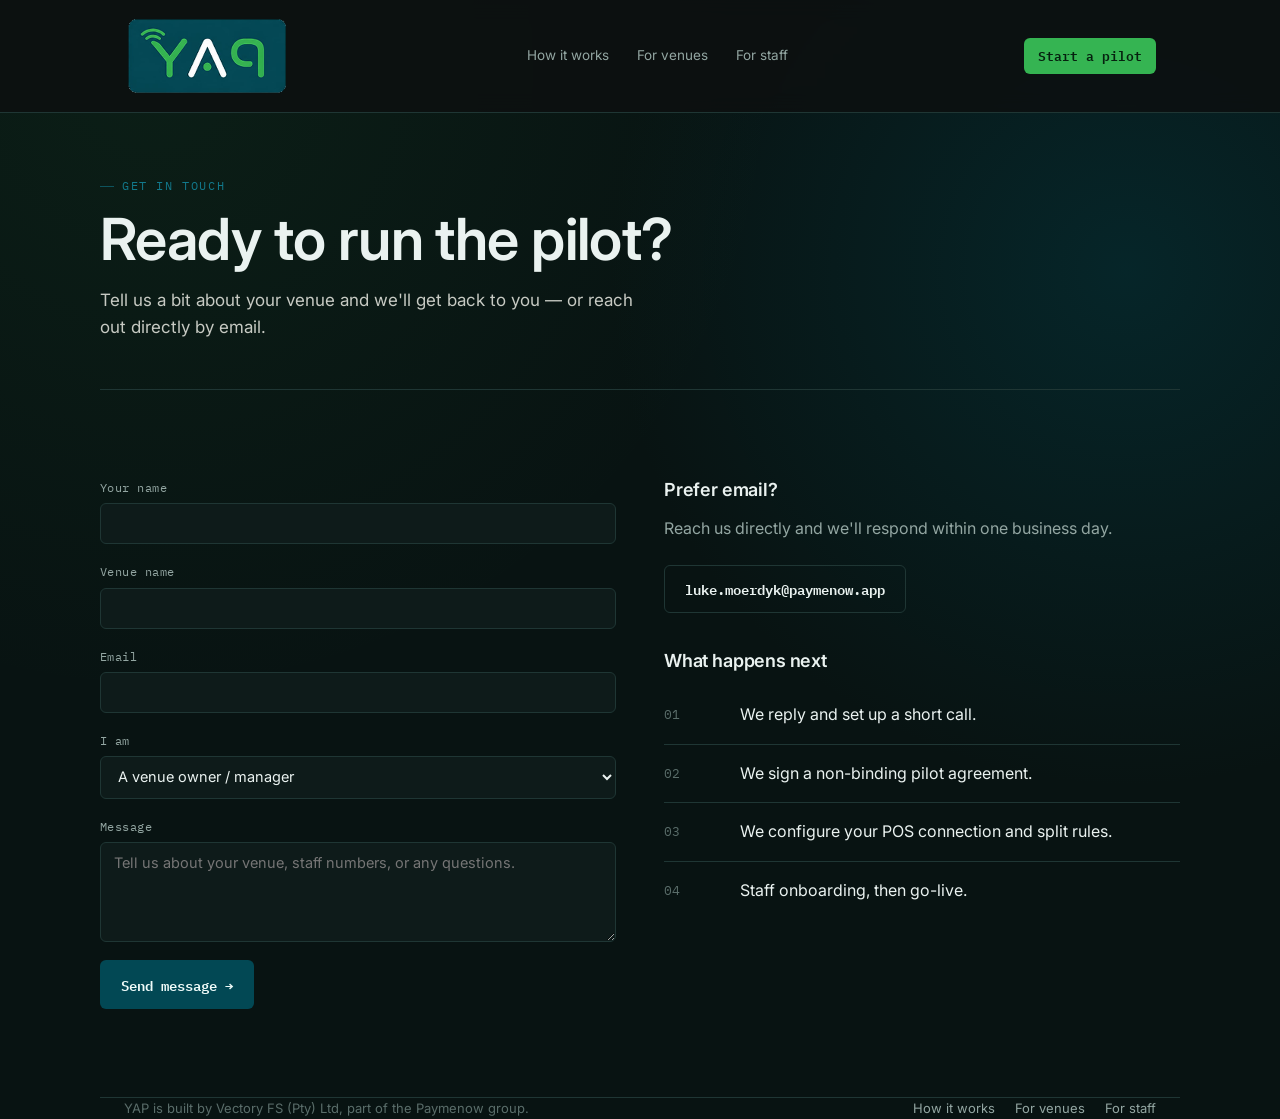
<file: contact.html>
<!DOCTYPE html>
<html lang="en">
<head>
<meta charset="UTF-8">
<meta name="viewport" content="width=device-width, initial-scale=1.0">
<title>Contact — YAP</title>
<link rel="icon" href="assets/yap-favicon.png">
<link rel="stylesheet" href="styles.css">
</head>
<body>

<nav class="site-nav">
  <div class="wrap">
    <a href="index.html" class="nav-logo"><img src="assets/yap-logo-hq.png" alt="YAP"></a>
    <div class="nav-links">
      <a href="how-it-works.html">How it works</a>
      <a href="venues.html">For venues</a>
      <a href="staff.html">For staff</a>
    </div>
    <a href="contact.html" class="nav-cta active">Start a pilot</a>
  </div>
</nav>

<header class="page-hero wrap">
  <span class="eyebrow teal">Get in touch</span>
  <h1>Ready to run the pilot?</h1>
  <p class="lead">Tell us a bit about your venue and we'll get back to you —
    or reach out directly by email.</p>
</header>

<section class="section wrap">
  <div class="contact-grid">
    <div>
      <form action="https://formsubmit.co/luke.moerdyk@paymenow.app" method="POST">
        <input type="hidden" name="_subject" value="New YAP pilot enquiry">
        <input type="hidden" name="_template" value="table">
        <input type="hidden" name="_next" value="https://moerdyk89-cyber.github.io/YAP-Pilot-site/thank-you.html">
        <input type="text" name="_honey" style="display:none">
        <div class="field">
          <label for="name">Your name</label>
          <input id="name" name="name" type="text" required>
        </div>
        <div class="field">
          <label for="venue">Venue name</label>
          <input id="venue" name="venue" type="text" required>
        </div>
        <div class="field">
          <label for="email">Email</label>
          <input id="email" name="email" type="email" required>
        </div>
        <div class="field">
          <label for="role">I am</label>
          <select id="role" name="role">
            <option>A venue owner / manager</option>
            <option>A staff member</option>
            <option>Something else</option>
          </select>
        </div>
        <div class="field">
          <label for="message">Message</label>
          <textarea id="message" name="message" placeholder="Tell us about your venue, staff numbers, or any questions."></textarea>
        </div>
        <button type="submit" class="btn btn-teal">Send message →</button>
      </form>
    </div>

    <div>
      <h3 style="margin-bottom:14px;">Prefer email?</h3>
      <p style="margin-bottom:24px;">Reach us directly and we'll respond within
        one business day.</p>
      <a href="mailto:luke.moerdyk@paymenow.app" class="btn btn-ghost" style="margin-bottom:36px;">luke.moerdyk@paymenow.app</a>

      <h3 style="margin-bottom:14px;">What happens next</h3>
      <div class="steps">
        <div class="step" style="padding:16px 0;">
          <div class="num">01</div>
          <div><p style="color:var(--text);">We reply and set up a short call.</p></div>
        </div>
        <div class="step" style="padding:16px 0;">
          <div class="num">02</div>
          <div><p style="color:var(--text);">We sign a non-binding pilot agreement.</p></div>
        </div>
        <div class="step" style="padding:16px 0;">
          <div class="num">03</div>
          <div><p style="color:var(--text);">We configure your POS connection and split rules.</p></div>
        </div>
        <div class="step" style="padding:16px 0;">
          <div class="num">04</div>
          <div><p style="color:var(--text);">Staff onboarding, then go-live.</p></div>
        </div>
      </div>
    </div>
  </div>
</section>

<footer class="wrap">
  <div class="footer-grid">
    <div>YAP is built by Vectory FS (Pty) Ltd, part of the Paymenow group.</div>
    <div class="footer-links">
      <a href="how-it-works.html">How it works</a>
      <a href="venues.html">For venues</a>
      <a href="staff.html">For staff</a>
    </div>
  </div>
</footer>

</body>
</html>
</file>
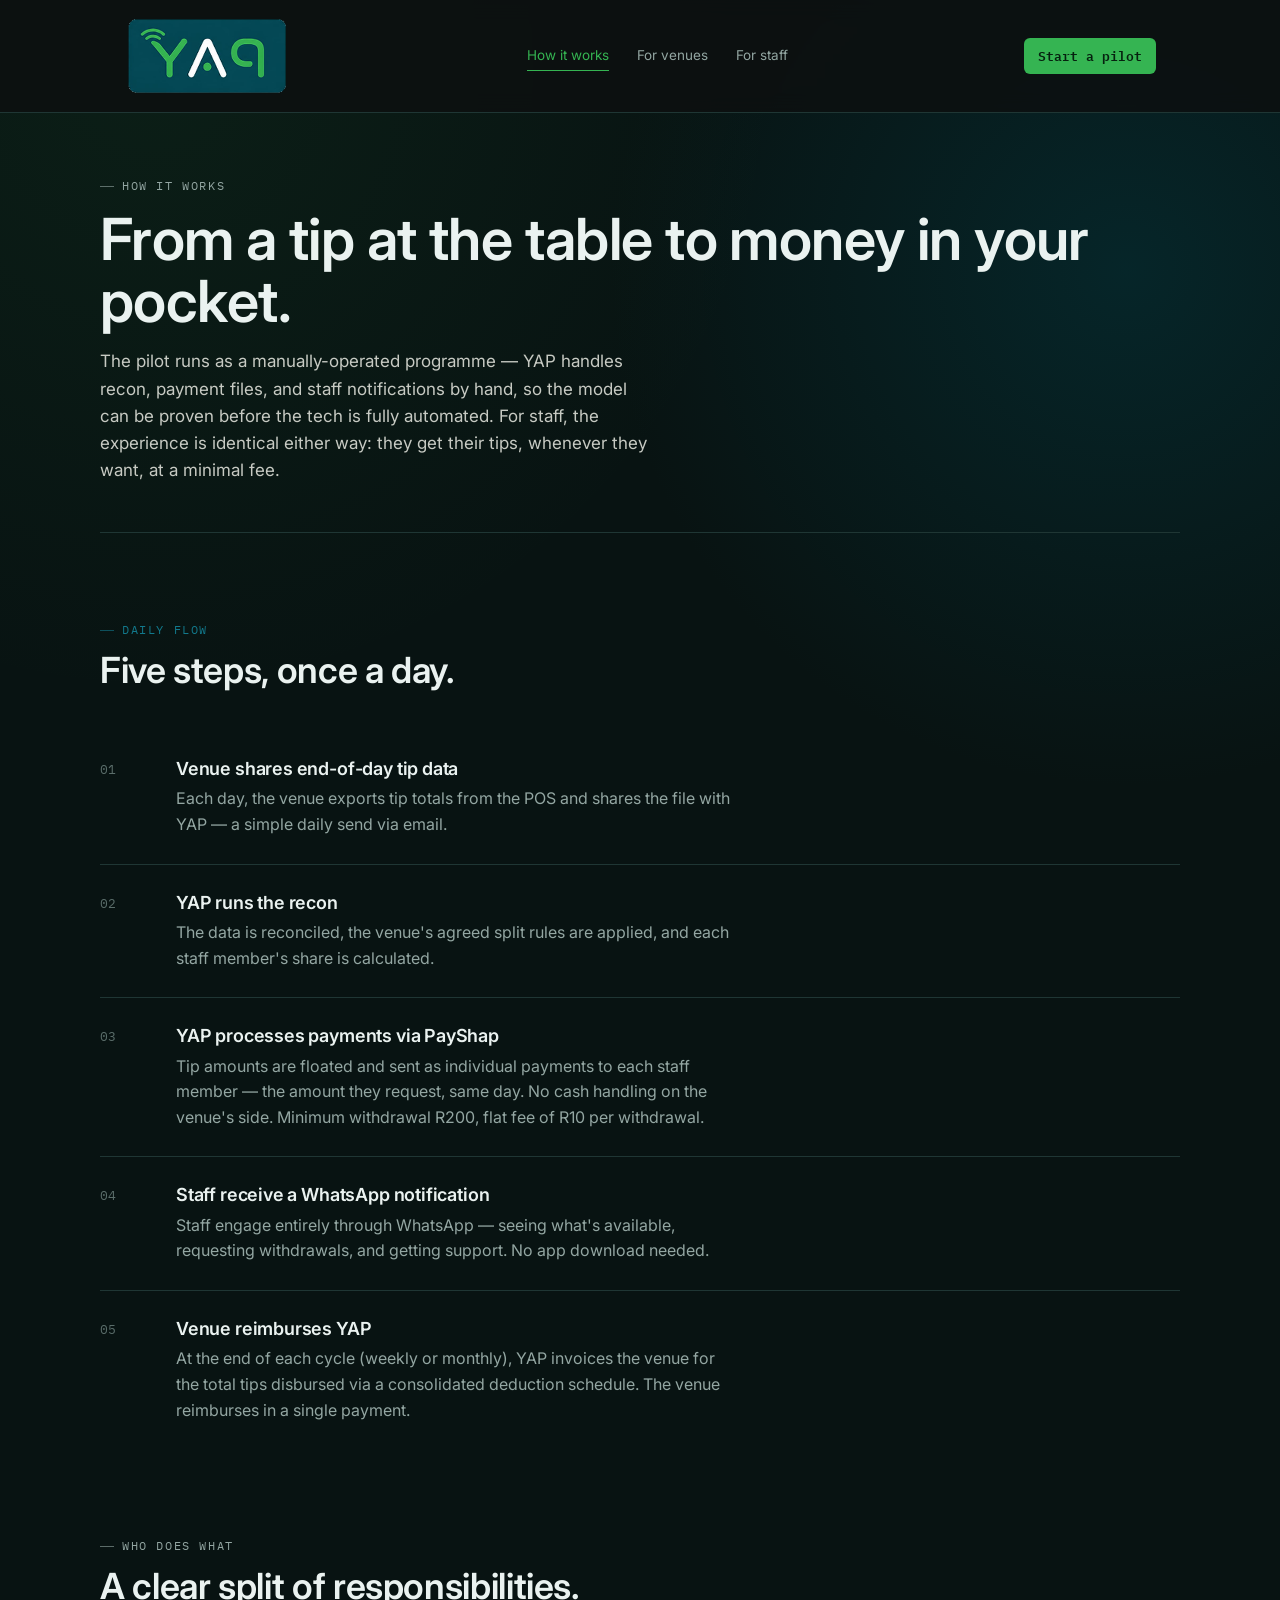
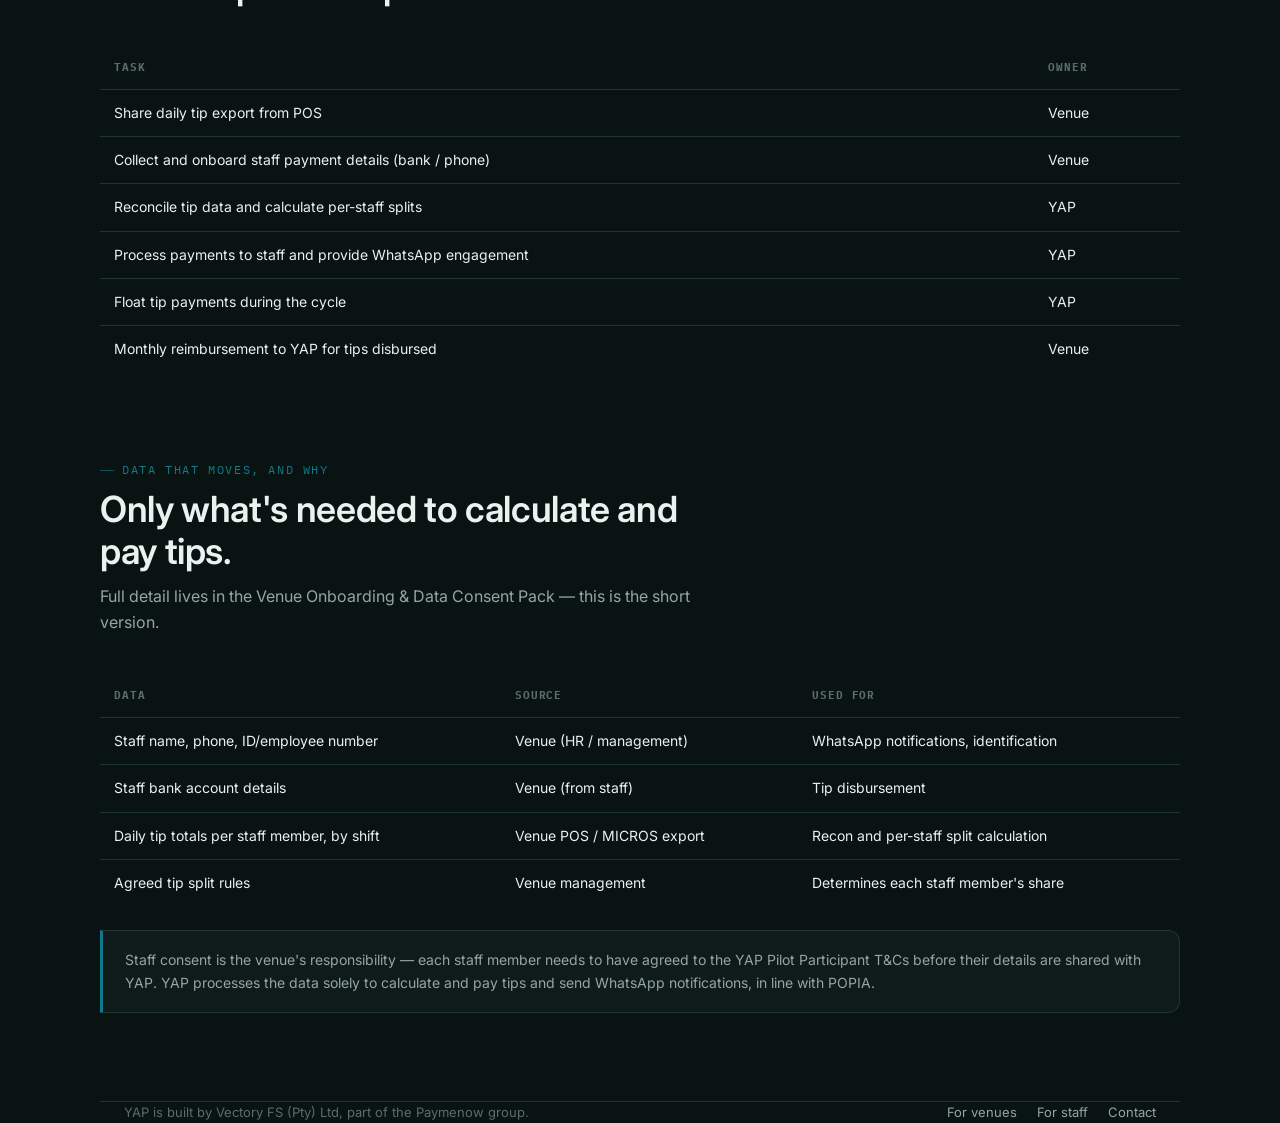
<file: how-it-works.html>
<!DOCTYPE html>
<html lang="en">
<head>
<meta charset="UTF-8">
<meta name="viewport" content="width=device-width, initial-scale=1.0">
<title>How It Works — YAP</title>
<link rel="icon" href="assets/yap-favicon.png">
<link rel="stylesheet" href="styles.css">
</head>
<body>

<nav class="site-nav">
  <div class="wrap">
    <a href="index.html" class="nav-logo"><img src="assets/yap-logo-hq.png" alt="YAP"></a>
    <div class="nav-links">
      <a href="how-it-works.html" class="active">How it works</a>
      <a href="venues.html">For venues</a>
      <a href="staff.html">For staff</a>
    </div>
    <a href="contact.html" class="nav-cta">Start a pilot</a>
  </div>
</nav>

<header class="page-hero wrap">
  <span class="eyebrow">How it works</span>
  <h1>From a tip at the table to money in your pocket.</h1>
  <p class="lead">The pilot runs as a manually-operated programme — YAP handles
    recon, payment files, and staff notifications by hand, so the model can
    be proven before the tech is fully automated. For staff, the experience
    is identical either way: they get their tips, whenever they want, at a
    minimal fee.</p>
</header>

<section class="section wrap">
  <div class="section-head">
    <span class="eyebrow teal">Daily flow</span>
    <h2>Five steps, once a day.</h2>
  </div>
  <div class="steps">
    <div class="step">
      <div class="num">01</div>
      <div>
        <h3>Venue shares end-of-day tip data</h3>
        <p>Each day, the venue exports tip totals from the POS and shares the
          file with YAP — a simple daily send via email.</p>
      </div>
    </div>
    <div class="step">
      <div class="num">02</div>
      <div>
        <h3>YAP runs the recon</h3>
        <p>The data is reconciled, the venue's agreed split rules are applied,
          and each staff member's share is calculated.</p>
      </div>
    </div>
    <div class="step">
      <div class="num">03</div>
      <div>
        <h3>YAP processes payments via PayShap</h3>
        <p>Tip amounts are floated and sent as individual payments to each
          staff member — the amount they request, same day. No cash handling
          on the venue's side. Minimum withdrawal R200, flat fee of R10 per
          withdrawal.</p>
      </div>
    </div>
    <div class="step">
      <div class="num">04</div>
      <div>
        <h3>Staff receive a WhatsApp notification</h3>
        <p>Staff engage entirely through WhatsApp — seeing what's available,
          requesting withdrawals, and getting support. No app download needed.</p>
      </div>
    </div>
    <div class="step">
      <div class="num">05</div>
      <div>
        <h3>Venue reimburses YAP</h3>
        <p>At the end of each cycle (weekly or monthly), YAP invoices the
          venue for the total tips disbursed via a consolidated deduction
          schedule. The venue reimburses in a single payment.</p>
      </div>
    </div>
  </div>
</section>

<section class="section wrap" style="padding-top:0;">
  <div class="section-head">
    <span class="eyebrow">Who does what</span>
    <h2>A clear split of responsibilities.</h2>
  </div>
  <table class="ledger">
    <tr><th>Task</th><th>Owner</th></tr>
    <tr><td>Share daily tip export from POS</td><td>Venue</td></tr>
    <tr><td>Collect and onboard staff payment details (bank / phone)</td><td>Venue</td></tr>
    <tr><td>Reconcile tip data and calculate per-staff splits</td><td>YAP</td></tr>
    <tr><td>Process payments to staff and provide WhatsApp engagement</td><td>YAP</td></tr>
    <tr><td>Float tip payments during the cycle</td><td>YAP</td></tr>
    <tr><td>Monthly reimbursement to YAP for tips disbursed</td><td>Venue</td></tr>
  </table>
</section>

<section class="section wrap" style="padding-top:0;">
  <div class="section-head">
    <span class="eyebrow teal">Data that moves, and why</span>
    <h2>Only what's needed to calculate and pay tips.</h2>
    <p>Full detail lives in the Venue Onboarding & Data Consent Pack — this is
      the short version.</p>
  </div>
  <table class="ledger">
    <tr><th>Data</th><th>Source</th><th>Used for</th></tr>
    <tr><td>Staff name, phone, ID/employee number</td><td>Venue (HR / management)</td><td>WhatsApp notifications, identification</td></tr>
    <tr><td>Staff bank account details</td><td>Venue (from staff)</td><td>Tip disbursement</td></tr>
    <tr><td>Daily tip totals per staff member, by shift</td><td>Venue POS / MICROS export</td><td>Recon and per-staff split calculation</td></tr>
    <tr><td>Agreed tip split rules</td><td>Venue management</td><td>Determines each staff member's share</td></tr>
  </table>
  <div class="callout" style="margin-top:24px;">
    Staff consent is the venue's responsibility — each staff member needs to
    have agreed to the YAP Pilot Participant T&Cs before their details are
    shared with YAP. YAP processes the data solely to calculate and pay tips
    and send WhatsApp notifications, in line with POPIA.
  </div>
</section>

<footer class="wrap">
  <div class="footer-grid">
    <div>YAP is built by Vectory FS (Pty) Ltd, part of the Paymenow group.</div>
    <div class="footer-links">
      <a href="venues.html">For venues</a>
      <a href="staff.html">For staff</a>
      <a href="contact.html">Contact</a>
    </div>
  </div>
</footer>

</body>
</html>
</file>
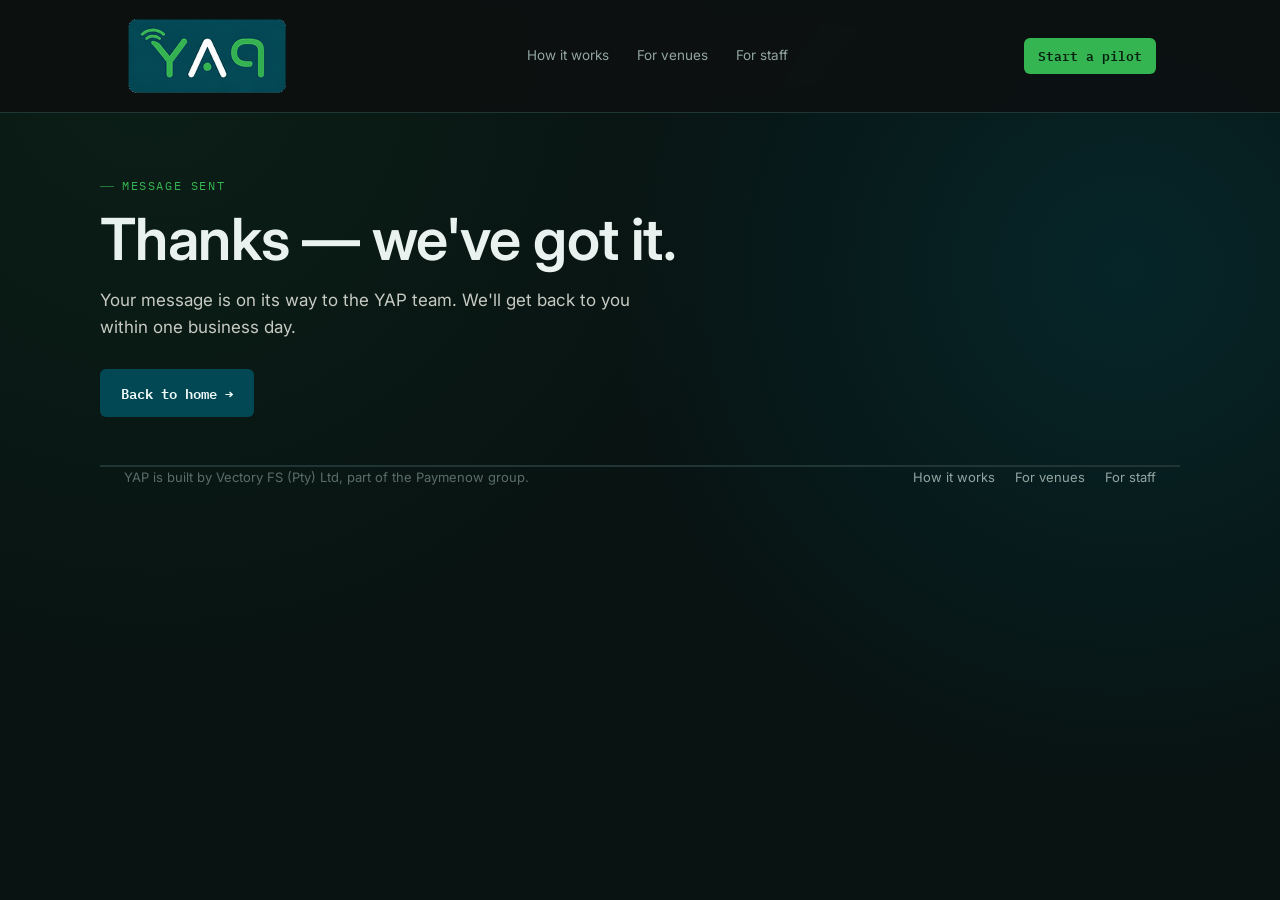
<file: thank-you.html>
<!DOCTYPE html>
<html lang="en">
<head>
<meta charset="UTF-8">
<meta name="viewport" content="width=device-width, initial-scale=1.0">
<title>Message sent — YAP</title>
<link rel="icon" href="assets/yap-favicon.png">
<link rel="stylesheet" href="styles.css">
</head>
<body>

<nav class="site-nav">
  <div class="wrap">
    <a href="index.html" class="nav-logo"><img src="assets/yap-logo-hq.png" alt="YAP"></a>
    <div class="nav-links">
      <a href="how-it-works.html">How it works</a>
      <a href="venues.html">For venues</a>
      <a href="staff.html">For staff</a>
    </div>
    <a href="contact.html" class="nav-cta">Start a pilot</a>
  </div>
</nav>

<header class="page-hero wrap">
  <span class="eyebrow green">Message sent</span>
  <h1>Thanks — we've got it.</h1>
  <p class="lead">Your message is on its way to the YAP team. We'll get back to
    you within one business day.</p>
  <div class="hero-actions">
    <a href="index.html" class="btn btn-teal">Back to home →</a>
  </div>
</header>

<footer class="wrap">
  <div class="footer-grid">
    <div>YAP is built by Vectory FS (Pty) Ltd, part of the Paymenow group.</div>
    <div class="footer-links">
      <a href="how-it-works.html">How it works</a>
      <a href="venues.html">For venues</a>
      <a href="staff.html">For staff</a>
    </div>
  </div>
</footer>

</body>
</html>
</file>
<file: styles.css>
/* ============================================================
   YAP — shared styles
   Palette: near-black ledger background, green (staff/WhatsApp),
   teal (venue/business). Type: mono for money & data, plain
   grotesk for reading. Signature element: the receipt ticket.
   ============================================================ */

@import url('https://fonts.googleapis.com/css2?family=IBM+Plex+Mono:wght@400;500;600;700&family=Inter:wght@400;500;600;700&display=swap');

:root{
  --ink:        #081312;
  --panel:      #0E1B1A;
  --panel-2:    #132523;
  --line:       #1F3634;
  --text:       #EAF2F0;
  --muted:      #93A6A2;
  --muted-2:    #5A6D6A;

  /* signal green — from the YAP wifi mark */
  --green:       #35B452;
  --green-bright:#4FD16C;
  --green-dim:   #123B22;
  --green-ink:   #06210F;

  /* deep teal — from the YAP logo plate */
  --teal:       #024854;
  --teal-bright:#12798C;
  --teal-dim:   #052E36;
  --teal-ink:   #EAF6F5;

  --radius-sm: 6px;
  --radius-md: 12px;
  --radius-lg: 20px;

  --font-display: "Aptos", "Inter", sans-serif;
  --font-body:    "Aptos", "Inter", sans-serif;
  --font-mono:    'IBM Plex Mono', monospace;

  --maxw: 1080px;
}

*{ box-sizing: border-box; }
html{ scroll-behavior: smooth; }
body{
  margin:0;
  background: var(--ink);
  color: var(--text);
  font-family: var(--font-body);
  line-height: 1.6;
  -webkit-font-smoothing: antialiased;
}
img{ max-width:100%; display:block; }
a{ color: inherit; text-decoration: none; }

@media (prefers-reduced-motion: reduce){
  *{ animation-duration: 0.001ms !important; animation-iteration-count: 1 !important; transition-duration: 0.001ms !important; }
}

/* focus visibility */
a:focus-visible, button:focus-visible, input:focus-visible, textarea:focus-visible{
  outline: 2px solid var(--green);
  outline-offset: 3px;
  border-radius: 4px;
}

.wrap{
  max-width: var(--maxw);
  margin: 0 auto;
  padding: 0 24px;
}

/* ---------------- Background texture ---------------- */
body{
  background-image:
    radial-gradient(circle at 12% 8%, rgba(53,180,82,0.07), transparent 45%),
    radial-gradient(circle at 88% 30%, rgba(2,72,84,0.35), transparent 40%);
  background-attachment: fixed;
}

/* ---------------- Nav ---------------- */
.site-nav{
  position: sticky;
  top: 0;
  z-index: 50;
  background: rgba(13,17,16,0.88);
  backdrop-filter: blur(10px);
  border-bottom: 1px solid var(--line);
}
.site-nav .wrap{
  display: flex;
  align-items: center;
  justify-content: space-between;
  height: 112px;
}
.nav-logo{
  display: flex;
  align-items: center;
  gap: 9px;
}
.nav-logo img{
  height: 84px;
  width: auto;
  border-radius: 10px;
}
.nav-links{
  display: flex;
  gap: 28px;
  font-size: 13.5px;
  color: var(--muted);
}
.nav-links a{ transition: color .15s; padding: 4px 0; }
.nav-links a:hover, .nav-links a.active{ color: var(--text); }
.nav-links a.active{ color: var(--green); border-bottom: 1px solid var(--green); }
.nav-cta{
  font-family: var(--font-mono);
  font-size: 12.5px;
  font-weight: 600;
  color: var(--green-ink);
  background: var(--green);
  padding: 8px 14px;
  border-radius: var(--radius-sm);
  white-space: nowrap;
}
.nav-toggle{ display:none; }
@media (max-width: 760px){
  .nav-links{ display:none; }
  .nav-toggle{ display:block; font-size: 22px; color: var(--text); cursor:pointer; }
}

/* ---------------- Eyebrow / labels ---------------- */
.eyebrow{
  font-family: var(--font-mono);
  font-size: 11.5px;
  letter-spacing: 0.14em;
  text-transform: uppercase;
  color: var(--muted);
  display: flex;
  align-items: center;
  gap: 8px;
}
.eyebrow.green{ color: var(--green); }
.eyebrow.teal{ color: var(--teal-bright); }
.eyebrow::before{
  content: '';
  width: 14px; height: 1px;
  background: currentColor;
  opacity: 0.6;
}

/* ---------------- Headings ---------------- */
h1,h2,h3{
  font-family: var(--font-display);
  font-weight: 600;
  letter-spacing: -0.01em;
  margin: 0;
  color: var(--text);
}
h1{ font-size: clamp(34px, 5.2vw, 58px); line-height: 1.06; }
h2{ font-size: clamp(26px, 3.4vw, 36px); line-height: 1.15; }
h3{ font-size: 18px; line-height: 1.3; }
p{ color: var(--muted); margin: 0; }
p.lead{ font-size: 17px; color: #C7CAC3; max-width: 560px; }

.section{ padding: 88px 0; }
.section-tight{ padding: 56px 0; }
.section-head{ margin-bottom: 40px; max-width: 620px; }
.section-head h2{ margin-top: 10px; }
.section-head p{ margin-top: 12px; }

hr.rule{ border: none; border-top: 1px solid var(--line); margin: 0; }

/* ---------------- Buttons ---------------- */
.btn{
  display: inline-flex;
  align-items: center;
  gap: 8px;
  font-family: var(--font-mono);
  font-size: 13.5px;
  font-weight: 600;
  padding: 12px 20px;
  border-radius: var(--radius-sm);
  border: 1px solid transparent;
  cursor: pointer;
  transition: transform .12s, background .15s, border-color .15s;
}
.btn:active{ transform: scale(0.98); }
.btn-green{ background: var(--green); color: var(--green-ink); }
.btn-green:hover{ background: var(--green-bright); }
.btn-teal{ background: var(--teal); color: #EFFBF9; }
.btn-teal:hover{ background: var(--teal-bright); color: var(--teal-ink); }
.btn-ghost{ background: transparent; border-color: var(--line); color: var(--text); }
.btn-ghost:hover{ border-color: var(--muted); }

/* ---------------- Audience split cards ---------------- */
.split{
  display: grid;
  grid-template-columns: 1fr 1fr;
  gap: 1px;
  background: var(--line);
  border: 1px solid var(--line);
  border-radius: var(--radius-lg);
  overflow: hidden;
}
@media (max-width: 700px){ .split{ grid-template-columns: 1fr; } }
.split-card{
  background: var(--panel);
  padding: 40px 34px;
  display: flex;
  flex-direction: column;
  gap: 16px;
  transition: background .2s;
}
.split-card:hover{ background: var(--panel-2); }
.split-card.venues{ border-top: 3px solid var(--teal-bright); }
.split-card.staff{ border-top: 3px solid var(--green); }
.split-card .tag{
  font-family: var(--font-mono);
  font-size: 11px;
  letter-spacing: 0.1em;
  text-transform: uppercase;
  width: fit-content;
  padding: 4px 9px;
  border-radius: 20px;
}
.split-card.venues .tag{ background: var(--teal-dim); color: var(--teal-bright); }
.split-card.staff .tag{ background: var(--green-dim); color: var(--green); }
.split-card p{ color: var(--muted); }
.split-card .go{
  margin-top: auto;
  font-family: var(--font-mono);
  font-size: 13px;
  font-weight: 600;
  display: flex;
  align-items: center;
  gap: 6px;
}
.split-card.venues .go{ color: var(--teal-bright); }
.split-card.staff .go{ color: var(--green); }

.phone-shot{
  display: flex;
  justify-content: center;
}
.phone-shot img{
  width: 100%;
  max-width: 480px;
  border-radius: 16px;
  box-shadow: 0 30px 70px rgba(0,0,0,0.5), 0 0 0 1px rgba(255,255,255,0.05);
}

.hero{
  display: grid;
  grid-template-columns: 1.15fr 0.85fr;
  gap: 48px;
  align-items: center;
  padding: 72px 0 90px;
}
@media (max-width: 860px){
  .hero{ grid-template-columns: 1fr; }
  .phone-shot{ margin-top: 8px; }
}
.hero-copy > * + *{ margin-top: 18px; }
.hero-actions{ display:flex; gap: 12px; flex-wrap: wrap; margin-top: 28px; }

.trust-row{
  display:flex; gap: 28px; flex-wrap: wrap;
  margin-top: 36px;
  font-family: var(--font-mono);
  font-size: 12px;
  color: var(--muted-2);
  letter-spacing: 0.02em;
}

/* ---------------- Step list (real sequence => numbered) ---------------- */
.steps{ display:flex; flex-direction:column; }
.step{
  display:grid;
  grid-template-columns: 56px 1fr;
  gap: 20px;
  padding: 26px 0;
  border-top: 1px solid var(--line);
}
.step:first-child{ border-top: none; }
.step .num{
  font-family: var(--font-mono);
  font-size: 13px;
  color: var(--muted-2);
  padding-top: 3px;
}
.step h3{ margin-bottom: 6px; }
.step p{ max-width: 560px; }

/* ---------------- Cards grid ---------------- */
.cards{
  display: grid;
  grid-template-columns: repeat(3, 1fr);
  gap: 1px;
  background: var(--line);
  border: 1px solid var(--line);
  border-radius: var(--radius-md);
  overflow: hidden;
}
@media (max-width: 760px){ .cards{ grid-template-columns: 1fr; } }
.card{
  background: var(--panel);
  padding: 26px 24px;
}
.card h3{ margin-bottom: 8px; font-size: 16px; }
.card p{ font-size: 14px; }

/* ---------------- Table ---------------- */
table.ledger{
  width: 100%;
  border-collapse: collapse;
  font-size: 14px;
}
table.ledger th, table.ledger td{
  text-align: left;
  padding: 12px 14px;
  border-bottom: 1px solid var(--line);
}
table.ledger th{
  font-family: var(--font-mono);
  font-size: 11px;
  letter-spacing: 0.08em;
  text-transform: uppercase;
  color: var(--muted-2);
}
table.ledger td{ color: var(--text); }
table.ledger tr:last-child td{ border-bottom: none; }

/* ---------------- FAQ ---------------- */
.faq-item{
  border-top: 1px solid var(--line);
  padding: 18px 0;
}
.faq-item summary{
  cursor: pointer;
  font-family: var(--font-display);
  font-weight: 500;
  font-size: 15.5px;
  color: var(--text);
  list-style: none;
  display:flex;
  justify-content: space-between;
  align-items:center;
}
.faq-item summary::after{
  content: '+';
  font-family: var(--font-mono);
  color: var(--muted);
  font-size: 18px;
  transition: transform .2s;
}
.faq-item[open] summary::after{ content:'–'; }
.faq-item p{ margin-top: 12px; font-size: 14px; max-width: 620px; }

/* ---------------- Checklist ---------------- */
.checklist{ list-style:none; margin:0; padding:0; display:flex; flex-direction:column; gap:12px; }
.checklist li{
  display:flex; gap:12px; align-items:flex-start;
  color: var(--muted); font-size: 14.5px;
}
.checklist li::before{
  content: '';
  flex-shrink:0;
  width: 16px; height:16px;
  margin-top: 3px;
  border: 1px solid var(--muted-2);
  border-radius: 3px;
}

/* ---------------- Page hero (secondary pages) ---------------- */
.page-hero{
  padding: 64px 0 48px;
  border-bottom: 1px solid var(--line);
}
.page-hero .eyebrow{ margin-bottom: 14px; }
.page-hero p.lead{ margin-top: 16px; }

/* ---------------- Footer ---------------- */
footer{
  border-top: 1px solid var(--line);
  padding: 44px 0 60px;
  margin-top: 40px;
}
.footer-grid{
  display:flex;
  justify-content: space-between;
  flex-wrap: wrap;
  gap: 24px;
  font-size: 13px;
  color: var(--muted-2);
}
.footer-grid a{ color: var(--muted); }
.footer-grid a:hover{ color: var(--green); }
.footer-links{ display:flex; gap: 20px; flex-wrap: wrap; }

/* ---------------- Callout box ---------------- */
.callout{
  border: 1px solid var(--line);
  border-left: 3px solid var(--teal-bright);
  background: var(--panel);
  border-radius: 0 var(--radius-md) var(--radius-md) 0;
  padding: 18px 22px;
  font-size: 14px;
  color: var(--muted);
}
.callout.green{ border-left-color: var(--green); }
.callout strong{ color: var(--text); }

/* ---------------- Demo embed frame ---------------- */
.demo-frame-wrap{
  display:flex;
  justify-content:center;
  padding: 20px 0 10px;
}
iframe.demo-frame{
  width: 100%;
  max-width: 420px;
  height: 900px;
  border: none;
  border-radius: 20px;
}

/* ---------------- Photo grid ---------------- */
.photo-grid{
  display: grid;
  grid-template-columns: repeat(2, 1fr);
  gap: 16px;
  margin: 28px 0;
}
@media (max-width: 700px){ .photo-grid{ grid-template-columns: 1fr; } }
.photo-card{
  position: relative;
  border-radius: var(--radius-md);
  overflow: hidden;
  border: 1px solid var(--line);
  aspect-ratio: 4/3;
}
.photo-card img{
  width: 100%; height: 100%;
  object-fit: cover;
  display: block;
}
.photo-single{
  border-radius: var(--radius-md);
  overflow: hidden;
  border: 1px solid var(--line);
  margin: 28px 0;
  aspect-ratio: 16/8;
  position: relative;
}
.photo-single img{ width:100%; height:100%; object-fit: cover; display:block; }
.contact-grid{
  display:grid;
  grid-template-columns: 1fr 1fr;
  gap: 48px;
}
@media (max-width: 760px){ .contact-grid{ grid-template-columns: 1fr; } }
.field{ display:flex; flex-direction:column; gap: 6px; margin-bottom: 18px; }
.field label{ font-family: var(--font-mono); font-size: 12px; color: var(--muted); letter-spacing: 0.04em; }
.field input, .field textarea, .field select{
  background: var(--panel);
  border: 1px solid var(--line);
  border-radius: var(--radius-sm);
  padding: 11px 13px;
  color: var(--text);
  font-family: var(--font-body);
  font-size: 14.5px;
}
.field textarea{ resize: vertical; min-height: 100px; }
</file>
